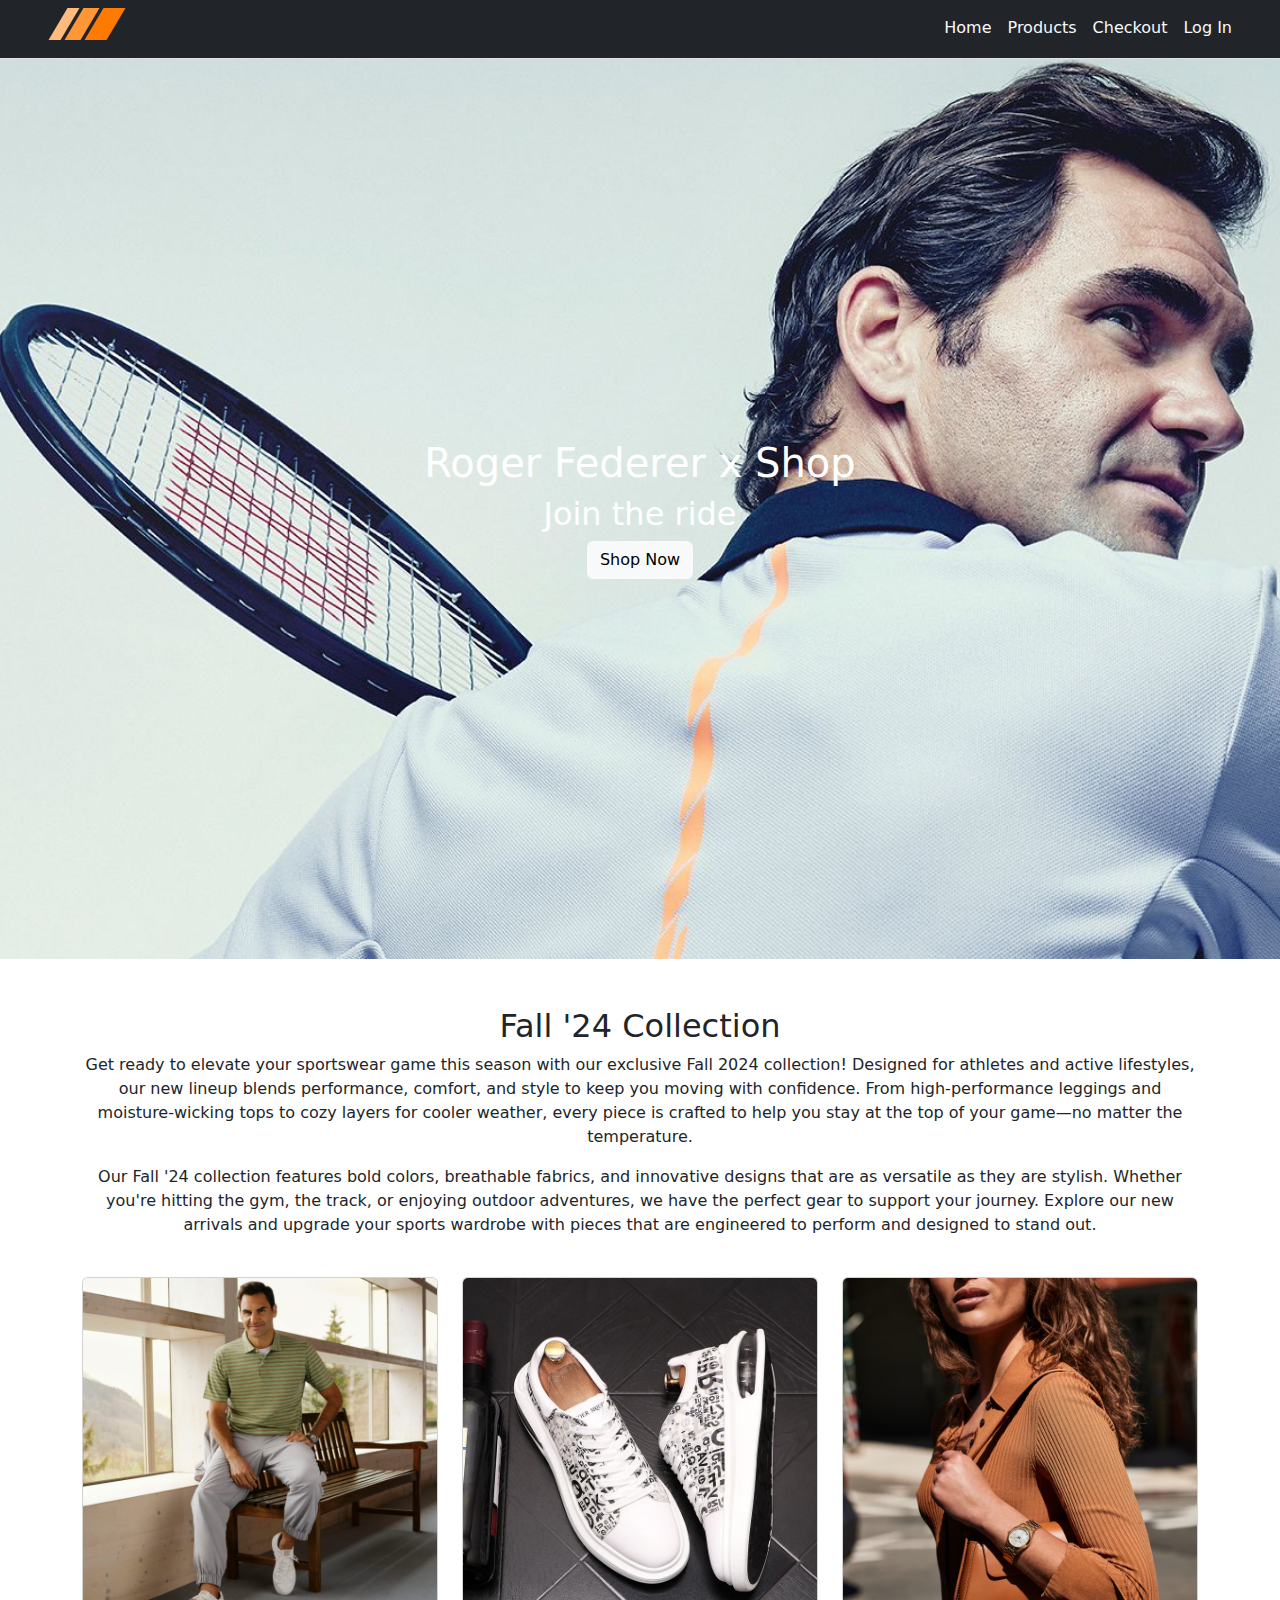
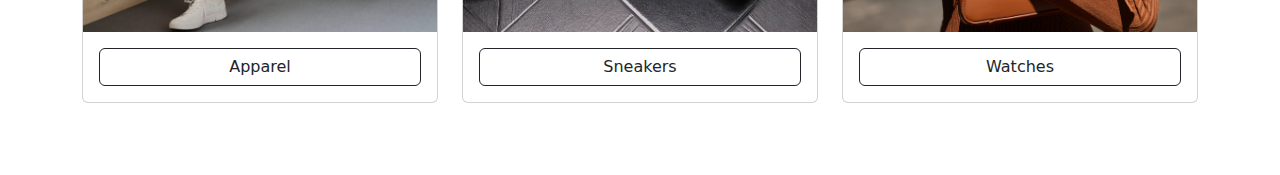
<file: index.html>
<!DOCTYPE html>
<html lang="en">
  <head>
    <meta charset="UTF-8" />
    <meta name="viewport" content="width=device-width, initial-scale=1.0" />
    <link
      href="https://cdn.jsdelivr.net/npm/bootstrap@5.3.3/dist/css/bootstrap.min.css"
      rel="stylesheet"
      integrity="sha384-QWTKZyjpPEjISv5WaRU9OFeRpok6YctnYmDr5pNlyT2bRjXh0JMhjY6hW+ALEwIH"
      crossorigin="anonymous"
    />
    <link rel="stylesheet" href="./css/styles.css" />
    <title>E-commerce Shop</title>
  </head>
  <body>
    <header class="container-fluid px-5 py-2 d-flex bg-dark border-bottom justify-content-between">
      <a href="./index.html">
        <svg id="logo-38" width="78" height="32" viewBox="0 0 78 32" fill="none" xmlns="http://www.w3.org/2000/svg">
          <path d="M55.5 0H77.5L58.5 32H36.5L55.5 0Z" class="ccustom" fill="#FF7A00"></path>
          <path d="M35.5 0H51.5L32.5 32H16.5L35.5 0Z" class="ccompli1" fill="#FF9736"></path>
          <path d="M19.5 0H31.5L12.5 32H0.5L19.5 0Z" class="ccompli2" fill="#FFBC7D"></path>
        </svg>
      </a>
      <ul class="nav nav-underline">
        <li class="nav-item">
          <a class="nav-link link-light" aria-current="page" href="./index.html">Home</a>
        </li>
        <li class="nav-item">
          <a class="nav-link link-light" href="./products.html">Products</a>
        </li>
        <li class="nav-item">
          <a class="nav-link link-light" href="./checkout.html">Checkout</a>
        </li>
        <li class="nav-item">
          <a class="nav-link link-light" href="./log_in.html">Log In</a>
        </li>
      </ul>
    </header>
    <main>
      <section class="bg-image d-flex justify-content-center align-items-center text-white">
        <div class="text-center">
          <h1>Roger Federer x Shop</h1>
          <h2>Join the ride</h2>
          <button type="button" class="btn btn-light">Shop Now</button>
        </div>
      </section>
      <section class="container text-center my-5">
        <!-- Title and Description Row -->
        <div class="row mb-4">
          <div class="col">
            <h2>Fall '24 Collection</h2>
            <p>
              Get ready to elevate your sportswear game this season with our exclusive Fall 2024 collection! Designed
              for athletes and active lifestyles, our new lineup blends performance, comfort, and style to keep you
              moving with confidence. From high-performance leggings and moisture-wicking tops to cozy layers for cooler
              weather, every piece is crafted to help you stay at the top of your game—no matter the temperature.
            </p>
            <p>
              Our Fall '24 collection features bold colors, breathable fabrics, and innovative designs that are as
              versatile as they are stylish. Whether you're hitting the gym, the track, or enjoying outdoor adventures,
              we have the perfect gear to support your journey. Explore our new arrivals and upgrade your sports
              wardrobe with pieces that are engineered to perform and designed to stand out.
            </p>
          </div>
        </div>

        <!-- Images and Buttons Row -->
        <div class="row">
          <div class="col-md-4 mb-4">
            <div class="card h-100">
              <img src="./images/main2.jpg" class="card-img-top" alt="Dress Image" />
              <div class="card-body d-flex flex-column">
                <a href="#" class="btn btn-outline-dark mt-auto">Apparel</a>
              </div>
            </div>
          </div>
          <div class="col-md-4 mb-4">
            <div class="card h-100">
              <img src="./images/main3q.webp" class="card-img-top" alt="Sneakers Image" />
              <div class="card-body d-flex flex-column">
                <a href="#" class="btn btn-outline-dark mt-auto">Sneakers</a>
              </div>
            </div>
          </div>
          <div class="col-md-4 mb-4">
            <div class="card h-100">
              <img src="./images/main4.avif" class="card-img-top" alt="Watches Image" />
              <div class="card-body d-flex flex-column">
                <a href="#" class="btn btn-outline-dark mt-auto">Watches</a>
              </div>
            </div>
          </div>
        </div>
      </section>
    </main>
  </body>
</html>
</file>
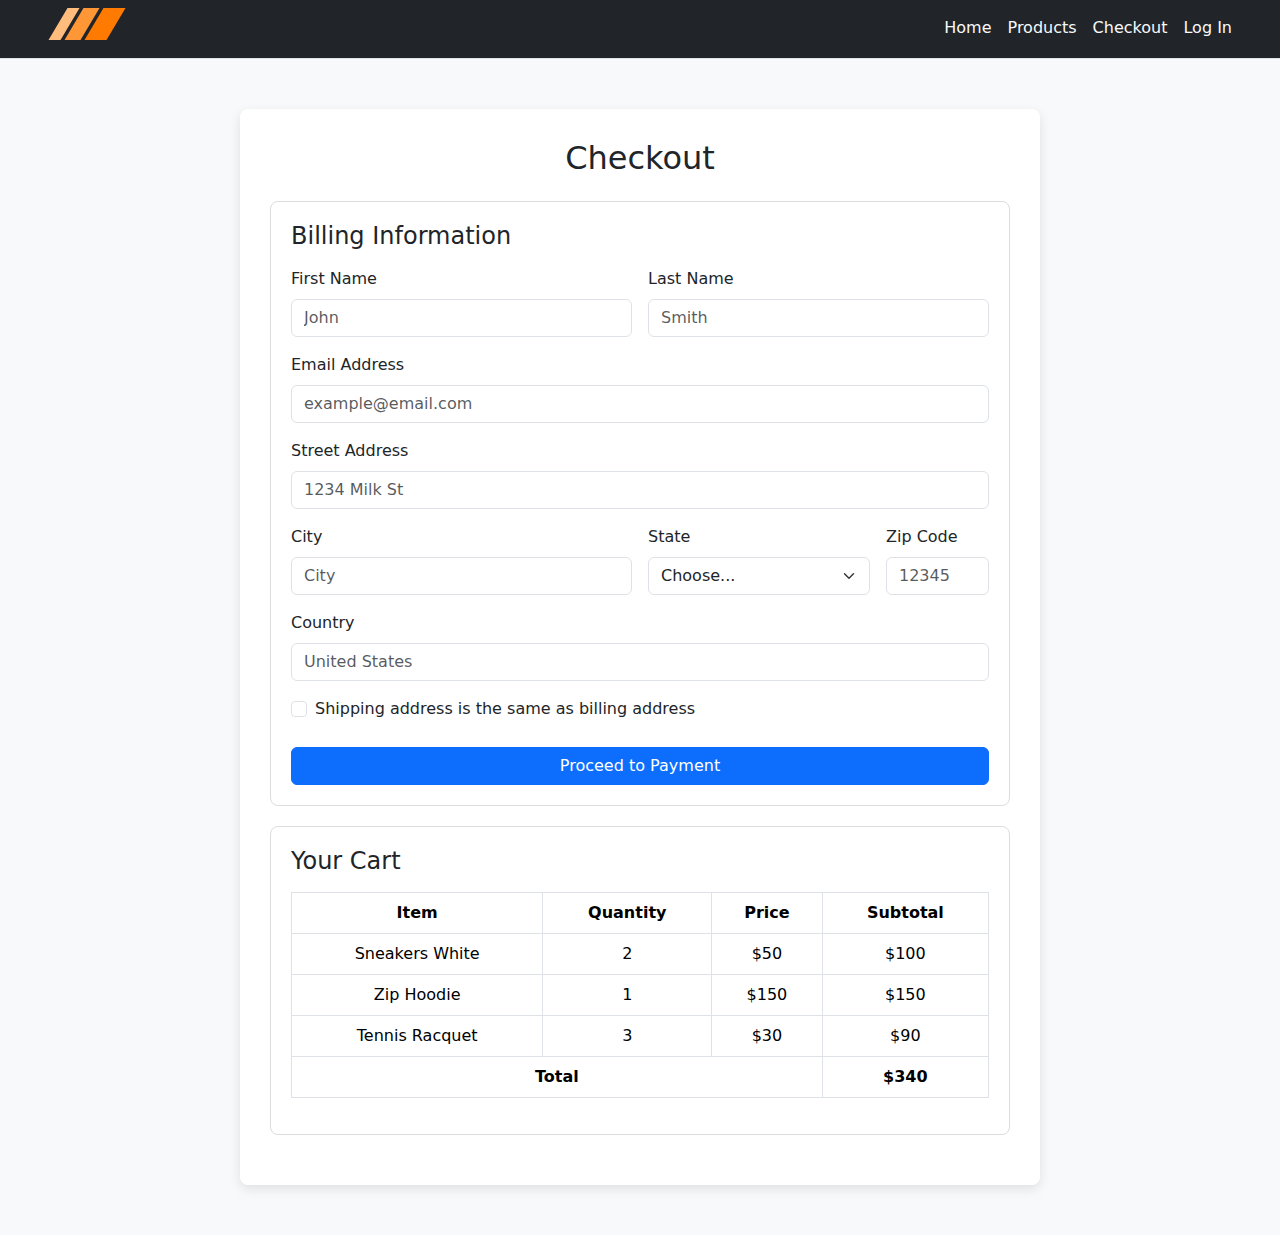
<file: checkout.html>
<!DOCTYPE html>
<html lang="en">
  <head>
    <meta charset="UTF-8" />
    <meta name="viewport" content="width=device-width, initial-scale=1.0" />
    <link href="https://cdn.jsdelivr.net/npm/bootstrap@5.3.3/dist/css/bootstrap.min.css" rel="stylesheet" />
    <link rel="stylesheet" href="./css/styles_checkout.css" />
    <title>Checkout</title>
  </head>
  <body>
    <header class="container-fluid px-5 py-2 d-flex bg-dark border-bottom justify-content-between">
      <a href="./index.html">
        <svg id="logo-38" width="78" height="32" viewBox="0 0 78 32" fill="none" xmlns="http://www.w3.org/2000/svg">
          <path d="M55.5 0H77.5L58.5 32H36.5L55.5 0Z" class="ccustom" fill="#FF7A00"></path>
          <path d="M35.5 0H51.5L32.5 32H16.5L35.5 0Z" class="ccompli1" fill="#FF9736"></path>
          <path d="M19.5 0H31.5L12.5 32H0.5L19.5 0Z" class="ccompli2" fill="#FFBC7D"></path>
        </svg>
      </a>
      <ul class="nav nav-underline">
        <li class="nav-item">
          <a class="nav-link link-light" aria-current="page" href="./index.html">Home</a>
        </li>
        <li class="nav-item">
          <a class="nav-link link-light" href="./products.html">Products</a>
        </li>
        <li class="nav-item">
          <a class="nav-link link-light" href="./checkout.html">Checkout</a>
        </li>
        <li class="nav-item">
          <a class="nav-link link-light" href="./log_in.html">Log In</a>
        </li>
      </ul>
    </header>

    <main class="container checkout-container">
      <h2 class="text-center mb-4">Checkout</h2>

      <!-- Purchaser Information Form -->
      <div class="form-section">
        <h4 class="mb-3">Billing Information</h4>
        <form>
          <div class="row g-3">
            <div class="col-md-6">
              <label for="firstName" class="form-label">First Name</label>
              <input type="text" class="form-control" id="firstName" placeholder="John" required maxlength="50" />
            </div>
            <div class="col-md-6">
              <label for="lastName" class="form-label">Last Name</label>
              <input type="text" class="form-control" id="lastName" placeholder="Smith" required maxlength="50" />
            </div>
            <div class="col-12">
              <label for="email" class="form-label">Email Address</label>
              <input type="email" class="form-control" id="email" placeholder="example@email.com" required />
            </div>
            <div class="col-12">
              <label for="address" class="form-label">Street Address</label>
              <input
                type="text"
                class="form-control"
                id="address"
                placeholder="1234 Milk St"
                required
                maxlength="100"
              />
            </div>
            <div class="col-md-6">
              <label for="city" class="form-label">City</label>
              <input type="text" class="form-control" id="city" placeholder="City" required maxlength="50" />
            </div>
            <div class="col-md-4">
              <label for="state" class="form-label">State</label>
              <select id="state" class="form-select" required>
                <option value="">Choose...</option>
                <option>California</option>
                <option>Texas</option>
                <option>New York</option>
                <option>Florida</option>
              </select>
            </div>
            <div class="col-md-2">
              <label for="zip" class="form-label">Zip Code</label>
              <input type="text" class="form-control" id="zip" placeholder="12345" required maxlength="5" />
            </div>
            <div class="col-12">
              <label class="form-label">Country</label>
              <input
                type="text"
                class="form-control"
                id="country"
                placeholder="United States"
                required
                maxlength="50"
              />
            </div>
          </div>
          <div class="form-check mt-3">
            <input type="checkbox" class="form-check-input" id="sameAddress" />
            <label class="form-check-label" for="sameAddress">Shipping address is the same as billing address</label>
          </div>
          <button type="submit" class="btn btn-primary mt-4 w-100">Proceed to Payment</button>
        </form>
      </div>

      <!-- Cart Items Table -->
      <div class="table-section">
        <h4 class="mb-3">Your Cart</h4>
        <table class="table table-bordered text-center">
          <thead>
            <tr>
              <th>Item</th>
              <th>Quantity</th>
              <th>Price</th>
              <th>Subtotal</th>
            </tr>
          </thead>
          <tbody>
            <tr>
              <td>Sneakers White</td>
              <td>2</td>
              <td>$50</td>
              <td>$100</td>
            </tr>
            <tr>
              <td>Zip Hoodie</td>
              <td>1</td>
              <td>$150</td>
              <td>$150</td>
            </tr>
            <tr>
              <td>Tennis Racquet</td>
              <td>3</td>
              <td>$30</td>
              <td>$90</td>
            </tr>
          </tbody>
          <tfoot>
            <tr>
              <td colspan="3"><strong>Total</strong></td>
              <td><strong>$340</strong></td>
            </tr>
          </tfoot>
        </table>
      </div>
    </main>
  </body>
</html>
</file>
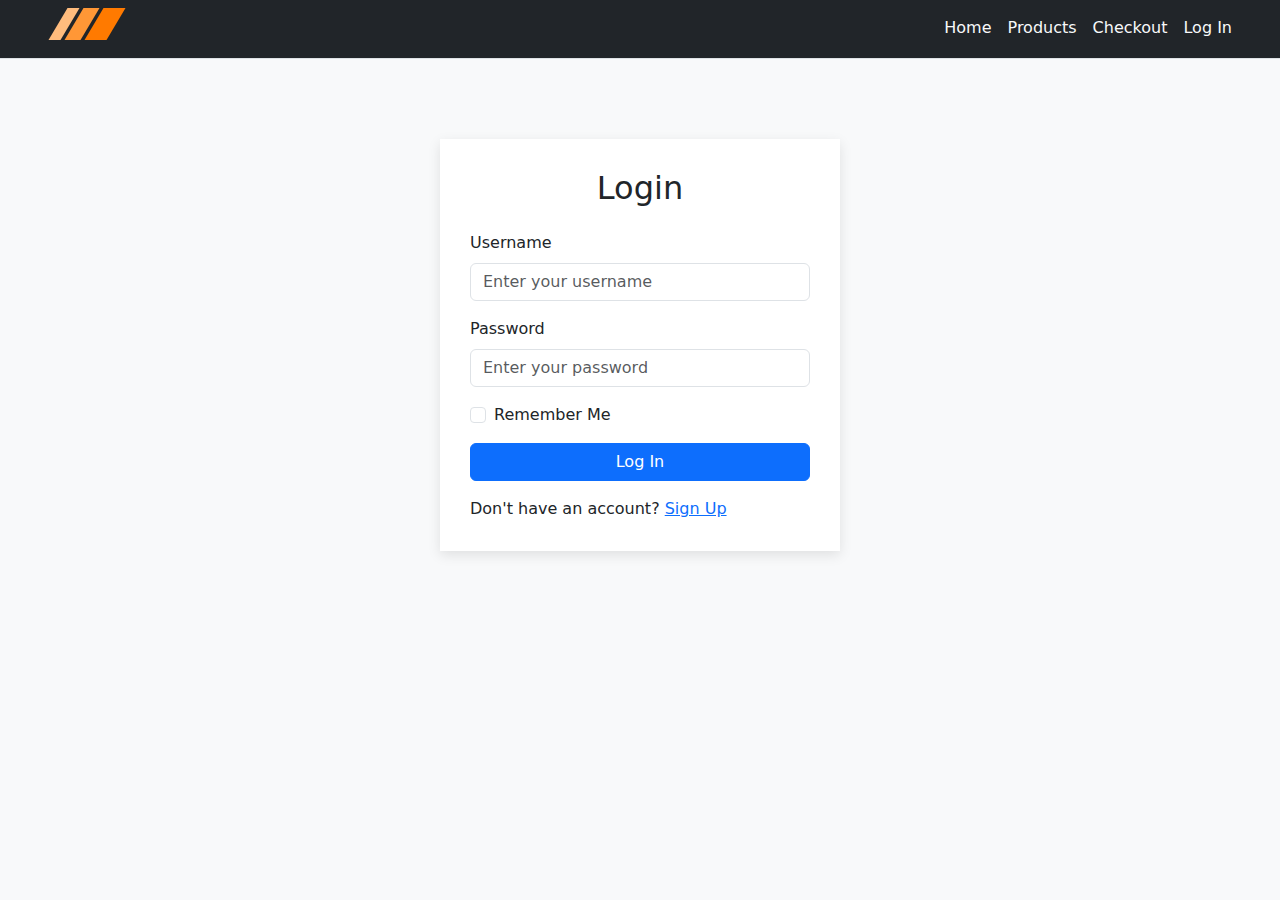
<file: log_in.html>
<!DOCTYPE html>
<html lang="en">
  <head>
    <meta charset="UTF-8" />
    <meta name="viewport" content="width=device-width, initial-scale=1.0" />
    <link href="https://cdn.jsdelivr.net/npm/bootstrap@5.3.3/dist/css/bootstrap.min.css" rel="stylesheet" />
    <link rel="stylesheet" href="../css/styles_log_in.css" />
    <title>Login Page</title>
  </head>
  <body>
    <header class="container-fluid px-5 py-2 d-flex bg-dark border-bottom justify-content-between">
      <a href="./index.html">
        <svg id="logo-38" width="78" height="32" viewBox="0 0 78 32" fill="none" xmlns="http://www.w3.org/2000/svg">
          <path d="M55.5 0H77.5L58.5 32H36.5L55.5 0Z" class="ccustom" fill="#FF7A00"></path>
          <path d="M35.5 0H51.5L32.5 32H16.5L35.5 0Z" class="ccompli1" fill="#FF9736"></path>
          <path d="M19.5 0H31.5L12.5 32H0.5L19.5 0Z" class="ccompli2" fill="#FFBC7D"></path>
        </svg>
      </a>
      <ul class="nav nav-underline">
        <li class="nav-item">
          <a class="nav-link link-light" aria-current="page" href="./index.html">Home</a>
        </li>
        <li class="nav-item">
          <a class="nav-link link-light" href="./products.html">Products</a>
        </li>
        <li class="nav-item">
          <a class="nav-link link-light" href="./checkout.html">Checkout</a>
        </li>
        <li class="nav-item">
          <a class="nav-link link-light" href="./log_in.html">Log In</a>
        </li>
      </ul>
    </header>
    <main>
      <div class="login-container">
        <h2 class="text-center mb-4">Login</h2>
        <form>
          <!-- Username Field -->
          <div class="mb-3">
            <label for="username" class="form-label">Username</label>
            <input type="text" class="form-control" id="username" placeholder="Enter your username" required />
          </div>

          <!-- Password Field -->
          <div class="mb-3">
            <label for="password" class="form-label">Password</label>
            <input type="password" class="form-control" id="password" placeholder="Enter your password" required />
          </div>

          <!-- Remember Me Checkbox -->
          <div class="mb-3 form-check">
            <input type="checkbox" class="form-check-input" id="rememberMe" />
            <label class="form-check-label" for="rememberMe">Remember Me</label>
          </div>

          <!-- Submit Button -->
          <button type="submit" class="btn btn-primary w-100">Log In</button>
          <div class="pt-3">Don't have an account? <a href="./sign_up.html">Sign Up</a></div>
        </form>
      </div>
    </main>
  </body>
</html>
</file>
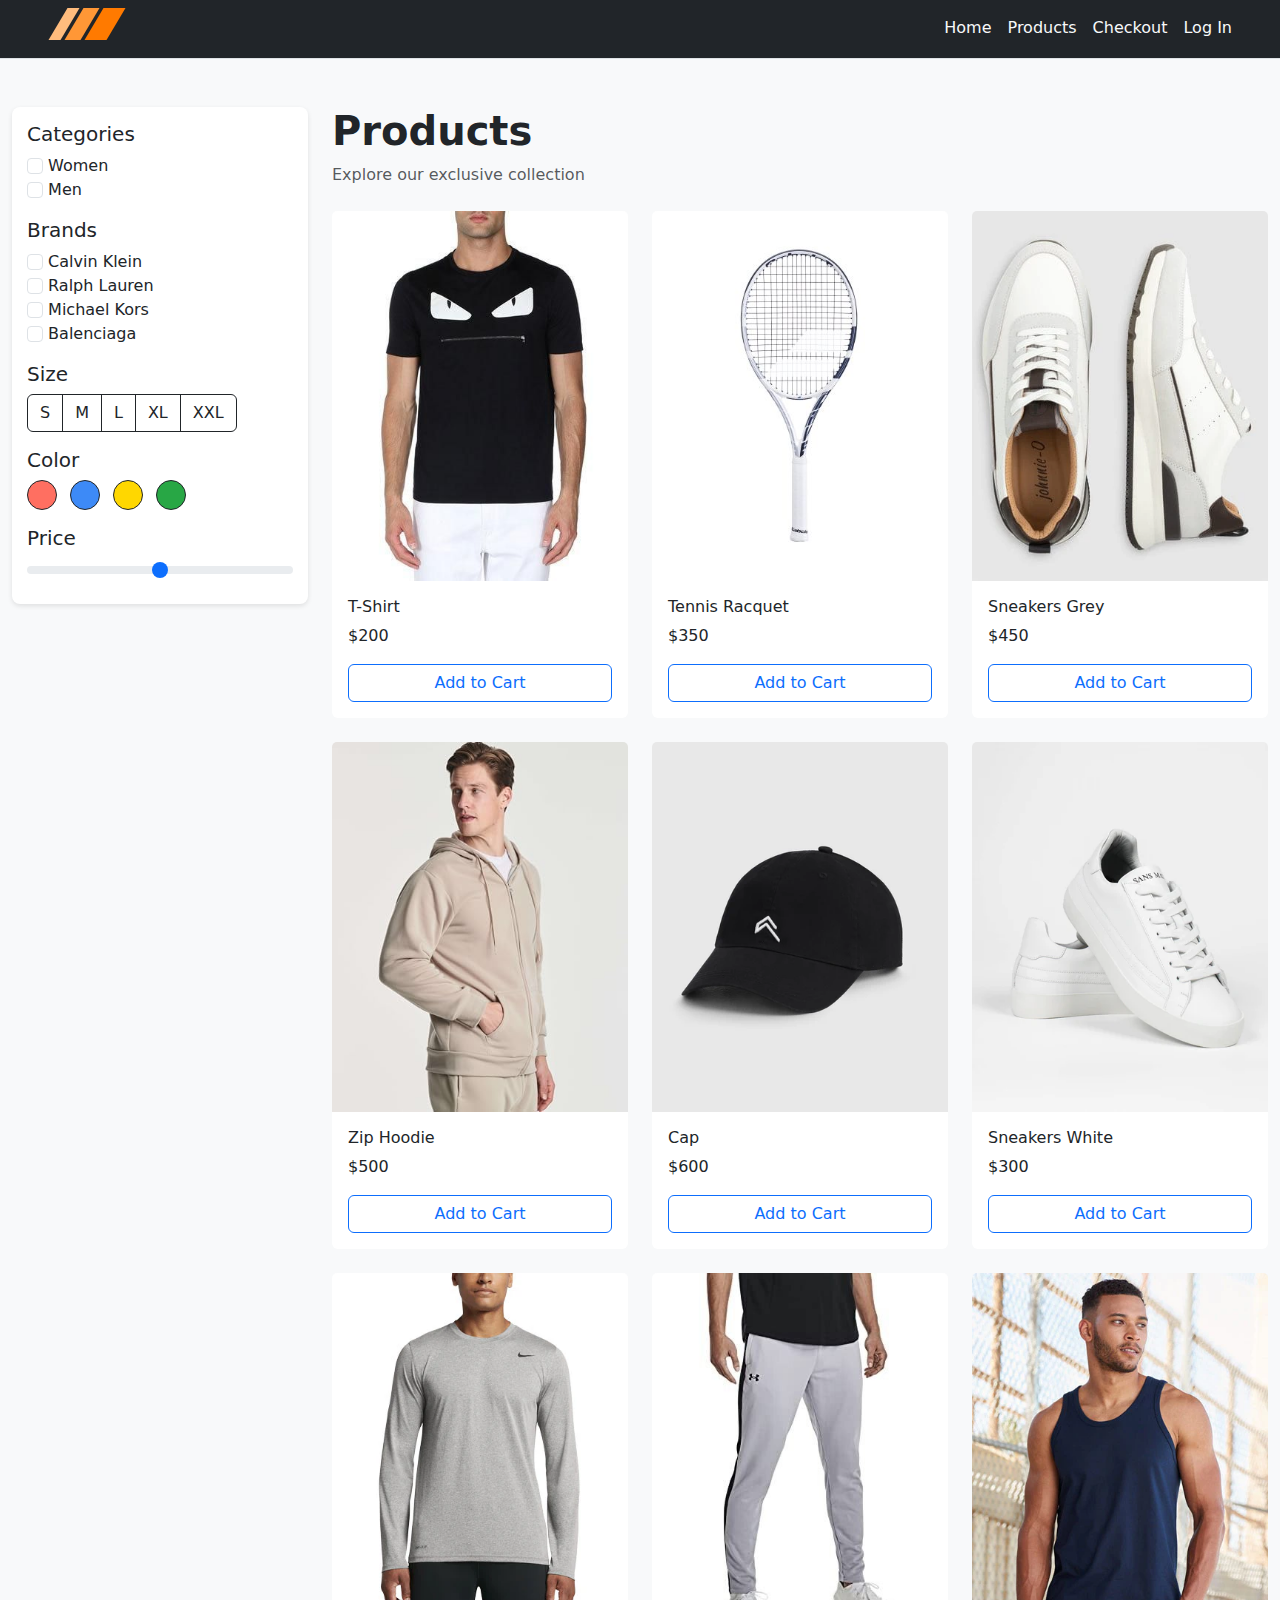
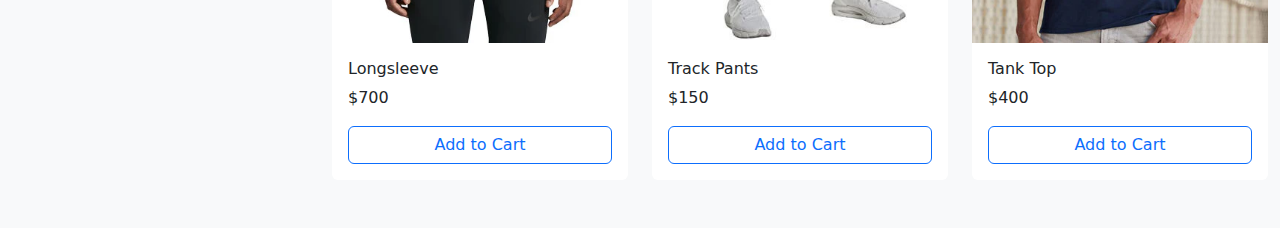
<file: products.html>
<!DOCTYPE html>
<html lang="en">
  <head>
    <meta charset="UTF-8" />
    <meta name="viewport" content="width=device-width, initial-scale=1.0" />
    <link href="https://cdn.jsdelivr.net/npm/bootstrap@5.3.3/dist/css/bootstrap.min.css" rel="stylesheet" />
    <link rel="stylesheet" href="./css/styles_products.css" />
    <title>Products</title>
  </head>
  <body>
    <header class="container-fluid px-5 py-2 d-flex bg-dark border-bottom justify-content-between">
      <a href="./index.html">
        <svg id="logo-38" width="78" height="32" viewBox="0 0 78 32" fill="none" xmlns="http://www.w3.org/2000/svg">
          <path d="M55.5 0H77.5L58.5 32H36.5L55.5 0Z" class="ccustom" fill="#FF7A00"></path>
          <path d="M35.5 0H51.5L32.5 32H16.5L35.5 0Z" class="ccompli1" fill="#FF9736"></path>
          <path d="M19.5 0H31.5L12.5 32H0.5L19.5 0Z" class="ccompli2" fill="#FFBC7D"></path>
        </svg>
      </a>
      <ul class="nav nav-underline">
        <li class="nav-item">
          <a class="nav-link link-light" aria-current="page" href="./index.html">Home</a>
        </li>
        <li class="nav-item">
          <a class="nav-link link-light" href="./products.html">Products</a>
        </li>
        <li class="nav-item">
          <a class="nav-link link-light" href="./checkout.html">Checkout</a>
        </li>
        <li class="nav-item">
          <a class="nav-link link-light" href="./log_in.html">Log In</a>
        </li>
      </ul>
    </header>
    <main class="container-fluid py-5">
      <div class="row">
        <!-- Sidebar Filters -->
        <div class="col-lg-3 mb-4">
          <div class="sidebar">
            <h5>Categories</h5>
            <div class="mb-3">
              <input type="checkbox" id="women" class="form-check-input" />
              <label for="women" class="form-check-label">Women</label><br />
              <input type="checkbox" id="men" class="form-check-input" />
              <label for="men" class="form-check-label">Men</label>
            </div>

            <h5>Brands</h5>
            <div class="mb-3">
              <input type="checkbox" id="calvin" class="form-check-input" />
              <label for="calvin" class="form-check-label">Calvin Klein</label><br />
              <input type="checkbox" id="ralph" class="form-check-input" />
              <label for="ralph" class="form-check-label">Ralph Lauren</label><br />
              <input type="checkbox" id="michael" class="form-check-input" />
              <label for="michael" class="form-check-label">Michael Kors</label><br />
              <input type="checkbox" id="balenciaga" class="form-check-input" />
              <label for="balenciaga" class="form-check-label">Balenciaga</label>
            </div>

            <h5>Size</h5>
            <div class="btn-group mb-3" role="group">
              <button type="button" class="btn btn-outline-dark">S</button>
              <button type="button" class="btn btn-outline-dark">M</button>
              <button type="button" class="btn btn-outline-dark">L</button>
              <button type="button" class="btn btn-outline-dark">XL</button>
              <button type="button" class="btn btn-outline-dark">XXL</button>
            </div>

            <h5>Color</h5>
            <div class="mb-3">
              <button
                class="btn btn-outline-dark rounded-circle me-2"
                style="background-color: #ff6f61; width: 30px; height: 30px"
              ></button>
              <button
                class="btn btn-outline-dark rounded-circle me-2"
                style="background-color: #3d8af7; width: 30px; height: 30px"
              ></button>
              <button
                class="btn btn-outline-dark rounded-circle me-2"
                style="background-color: #ffd700; width: 30px; height: 30px"
              ></button>
              <button
                class="btn btn-outline-dark rounded-circle"
                style="background-color: #28a745; width: 30px; height: 30px"
              ></button>
            </div>

            <h5>Price</h5>
            <input type="range" class="form-range" min="100" max="1000" step="50" />
          </div>
        </div>

        <!-- Product Grid -->
        <div class="col-lg-9">
          <div class="mb-4">
            <h1 class="fw-bold">Products</h1>
            <p class="text-muted">Explore our exclusive collection</p>
          </div>

          <div class="row g-4">
            <!-- Product Card 1 -->
            <div class="col-md-4">
              <div class="card product-card">
                <img src="../images/products1.jpg" class="card-img-top" alt="Product Image" />
                <div class="card-body">
                  <h6 class="card-title">T-Shirt</h6>
                  <p class="card-text">$200</p>
                  <button class="btn btn-outline-primary w-100">Add to Cart</button>
                </div>
              </div>
            </div>
            <!-- Product Card 2 -->
            <div class="col-md-4">
              <div class="card product-card">
                <img src="../images/products2.jpg" class="card-img-top" alt="Product Image" />
                <div class="card-body">
                  <h6 class="card-title">Tennis Racquet</h6>
                  <p class="card-text">$350</p>
                  <button class="btn btn-outline-primary w-100">Add to Cart</button>
                </div>
              </div>
            </div>
            <!-- Product Card 3 -->
            <div class="col-md-4">
              <div class="card product-card">
                <img src="../images/products3.webp" class="card-img-top" alt="Product Image" />
                <div class="card-body">
                  <h6 class="card-title">Sneakers Grey</h6>
                  <p class="card-text">$450</p>
                  <button class="btn btn-outline-primary w-100">Add to Cart</button>
                </div>
              </div>
            </div>
            <!-- Product Card 4 -->
            <div class="col-md-4">
              <div class="card product-card">
                <img src="../images/products4.jpg" class="card-img-top" alt="Product Image" />
                <div class="card-body">
                  <h6 class="card-title">Zip Hoodie</h6>
                  <p class="card-text">$500</p>
                  <button class="btn btn-outline-primary w-100">Add to Cart</button>
                </div>
              </div>
            </div>
            <!-- Product Card 5 -->
            <div class="col-md-4">
              <div class="card product-card">
                <img src="../images/products5.webp" class="card-img-top" alt="Product Image" />
                <div class="card-body">
                  <h6 class="card-title">Cap</h6>
                  <p class="card-text">$600</p>
                  <button class="btn btn-outline-primary w-100">Add to Cart</button>
                </div>
              </div>
            </div>
            <!-- Product Card 6 -->
            <div class="col-md-4">
              <div class="card product-card">
                <img src="../images/products6.webp" class="card-img-top" alt="Product Image" />
                <div class="card-body">
                  <h6 class="card-title">Sneakers White</h6>
                  <p class="card-text">$300</p>
                  <button class="btn btn-outline-primary w-100">Add to Cart</button>
                </div>
              </div>
            </div>
            <!-- Product Card 7 -->
            <div class="col-md-4">
              <div class="card product-card">
                <img src="../images/products7.webp" class="card-img-top" alt="Product Image" />
                <div class="card-body">
                  <h6 class="card-title">Longsleeve</h6>
                  <p class="card-text">$700</p>
                  <button class="btn btn-outline-primary w-100">Add to Cart</button>
                </div>
              </div>
            </div>
            <!-- Product Card 8 -->
            <div class="col-md-4">
              <div class="card product-card">
                <img src="../images/products8u.jpg" class="card-img-top" alt="Product Image" />
                <div class="card-body">
                  <h6 class="card-title">Track Pants</h6>
                  <p class="card-text">$150</p>
                  <button class="btn btn-outline-primary w-100">Add to Cart</button>
                </div>
              </div>
            </div>
            <!-- Product Card 9 -->
            <div class="col-md-4">
              <div class="card product-card">
                <img src="../images/products9.webp" class="card-img-top" alt="Product Image" />
                <div class="card-body">
                  <h6 class="card-title">Tank Top</h6>
                  <p class="card-text">$400</p>
                  <button class="btn btn-outline-primary w-100">Add to Cart</button>
                </div>
              </div>
            </div>
          </div>
        </div>
      </div>
    </main>
  </body>
</html>
</file>
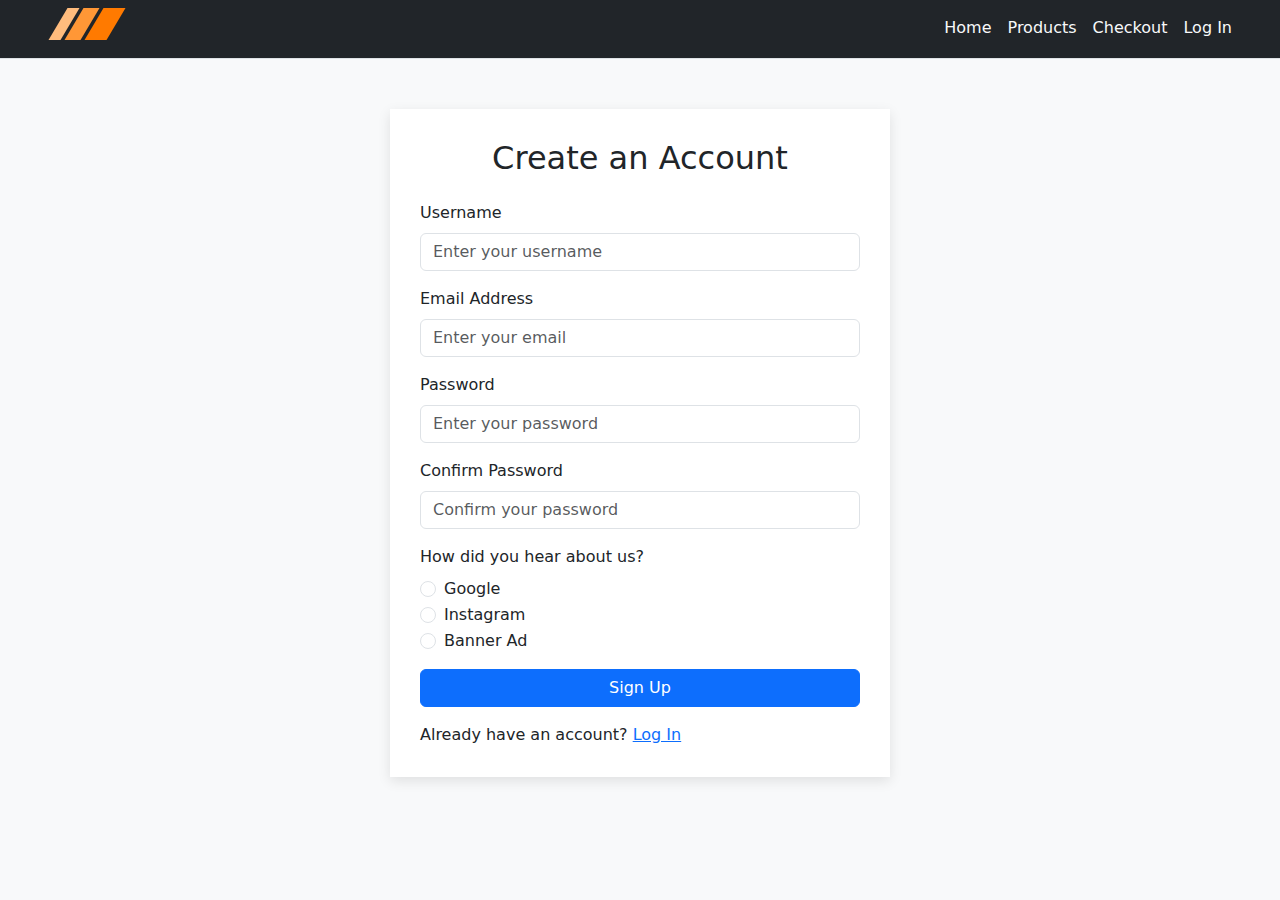
<file: sign_up.html>
<!DOCTYPE html>
<html lang="en">
  <head>
    <meta charset="UTF-8" />
    <meta name="viewport" content="width=device-width, initial-scale=1.0" />
    <link href="https://cdn.jsdelivr.net/npm/bootstrap@5.3.3/dist/css/bootstrap.min.css" rel="stylesheet" />
    <link rel="stylesheet" href="../css/styles_sign_up.css" />
    <title>Sign Up Page</title>
  </head>
  <body>
    <header class="container-fluid px-5 py-2 d-flex bg-dark border-bottom justify-content-between">
      <a href="./index.html">
        <svg id="logo-38" width="78" height="32" viewBox="0 0 78 32" fill="none" xmlns="http://www.w3.org/2000/svg">
          <path d="M55.5 0H77.5L58.5 32H36.5L55.5 0Z" class="ccustom" fill="#FF7A00"></path>
          <path d="M35.5 0H51.5L32.5 32H16.5L35.5 0Z" class="ccompli1" fill="#FF9736"></path>
          <path d="M19.5 0H31.5L12.5 32H0.5L19.5 0Z" class="ccompli2" fill="#FFBC7D"></path>
        </svg>
      </a>
      <ul class="nav nav-underline">
        <li class="nav-item">
          <a class="nav-link link-light" aria-current="page" href="./index.html">Home</a>
        </li>
        <li class="nav-item">
          <a class="nav-link link-light" href="./products.html">Products</a>
        </li>
        <li class="nav-item">
          <a class="nav-link link-light" href="./checkout.html">Checkout</a>
        </li>
        <li class="nav-item">
          <a class="nav-link link-light" href="./log_in.html">Log In</a>
        </li>
      </ul>
    </header>
    <main>
      <div class="signup-container">
        <h2 class="text-center mb-4">Create an Account</h2>
        <form>
          <!-- Username Field -->
          <div class="mb-3">
            <label for="username" class="form-label">Username</label>
            <input type="text" class="form-control" id="username" placeholder="Enter your username" required />
          </div>

          <!-- Email Field -->
          <div class="mb-3">
            <label for="email" class="form-label">Email Address</label>
            <input type="email" class="form-control" id="email" placeholder="Enter your email" required />
          </div>

          <!-- Password Field -->
          <div class="mb-3">
            <label for="password" class="form-label">Password</label>
            <input type="password" class="form-control" id="password" placeholder="Enter your password" required />
          </div>

          <!-- Password Confirm Field -->
          <div class="mb-3">
            <label for="confirmPassword" class="form-label">Confirm Password</label>
            <input
              type="password"
              class="form-control"
              id="confirmPassword"
              placeholder="Confirm your password"
              required
            />
          </div>

          <!-- Radio Buttons: How Did You Hear About Us? -->
          <div class="mb-3">
            <label class="form-label">How did you hear about us?</label>
            <div class="form-check">
              <input class="form-check-input" type="radio" name="source" id="google" value="google" />
              <label class="form-check-label" for="google"> Google </label>
            </div>
            <div class="form-check">
              <input class="form-check-input" type="radio" name="source" id="instagram" value="instagram" />
              <label class="form-check-label" for="instagram"> Instagram </label>
            </div>
            <div class="form-check">
              <input class="form-check-input" type="radio" name="source" id="banner" value="banner" />
              <label class="form-check-label" for="banner"> Banner Ad </label>
            </div>
          </div>

          <!-- Submit Button -->
          <button type="submit" class="btn btn-primary w-100">Sign Up</button>
          <div class="pt-3">Already have an account? <a href="./log_in.html">Log In</a></div>
        </form>
      </div>
    </main>
  </body>
</html>
</file>
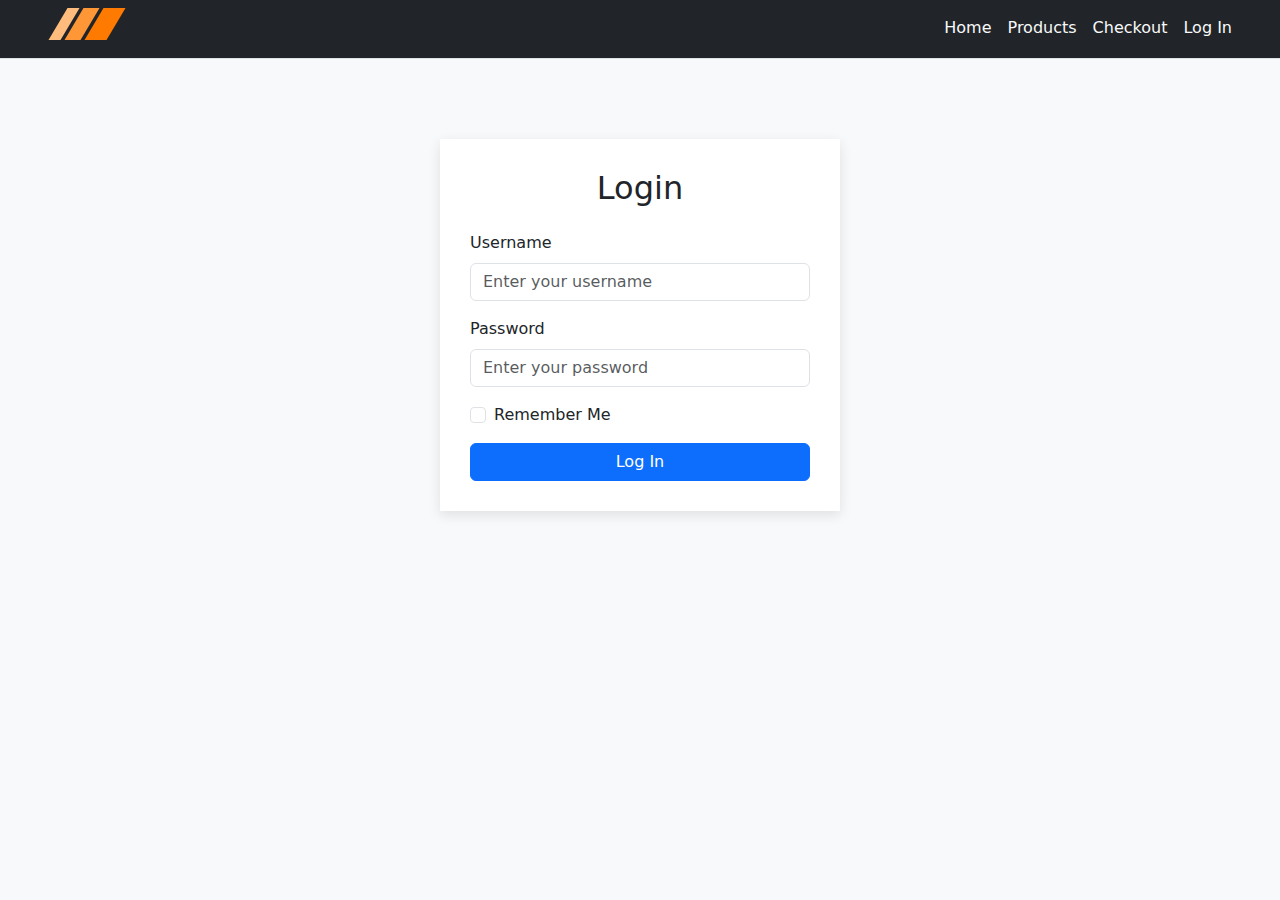
<file: pages/log_in.html>
<!DOCTYPE html>
<html lang="en">
<head>
    <meta charset="UTF-8">
    <meta name="viewport" content="width=device-width, initial-scale=1.0">
    <link href="https://cdn.jsdelivr.net/npm/bootstrap@5.3.3/dist/css/bootstrap.min.css" rel="stylesheet">
    <link rel="stylesheet" href="../css/styles_log_in.css">
    <title>Login Page</title>
</head>
<body>
    <header class="container-fluid px-5 py-2 d-flex bg-dark border-bottom justify-content-between">
        <svg id="logo-38" width="78" height="32" viewBox="0 0 78 32" fill="none" xmlns="http://www.w3.org/2000/svg"> <path d="M55.5 0H77.5L58.5 32H36.5L55.5 0Z" class="ccustom" fill="#FF7A00"></path> <path d="M35.5 0H51.5L32.5 32H16.5L35.5 0Z" class="ccompli1" fill="#FF9736"></path> <path d="M19.5 0H31.5L12.5 32H0.5L19.5 0Z" class="ccompli2" fill="#FFBC7D"></path> </svg>
        <ul class="nav nav-underline">
            <li class="nav-item">
              <a class="nav-link link-light" aria-current="page" href="./index.html">Home</a>
            </li>
            <li class="nav-item">
              <a class="nav-link link-light" href="./pages/products.html">Products</a>
            </li>
            <li class="nav-item">
              <a class="nav-link link-light" href="./pages/checkout.html">Checkout</a>
            </li>
            <li class="nav-item">
              <a class="nav-link link-light" href="/pages/log_in.html">Log In</a>
            </li>
        </ul>
    </header>
    <main>
        <div class="container">
            <div class="login-container">
                <h2 class="text-center mb-4">Login</h2>
                <form>
                    <!-- Username Field -->
                    <div class="mb-3">
                        <label for="username" class="form-label">Username</label>
                        <input type="text" class="form-control" id="username" placeholder="Enter your username" required>
                    </div>
    
                    <!-- Password Field -->
                    <div class="mb-3">
                        <label for="password" class="form-label">Password</label>
                        <input type="password" class="form-control" id="password" placeholder="Enter your password" required>
                    </div>
    
                    <!-- Remember Me Checkbox -->
                    <div class="mb-3 form-check">
                        <input type="checkbox" class="form-check-input" id="rememberMe">
                        <label class="form-check-label" for="rememberMe">Remember Me</label>
                    </div>
    
                    <!-- Submit Button -->
                    <button type="submit" class="btn btn-primary w-100">Log In</button>
                </form>
            </div>
        </div>
    </main>
</body>
</html>
</file>
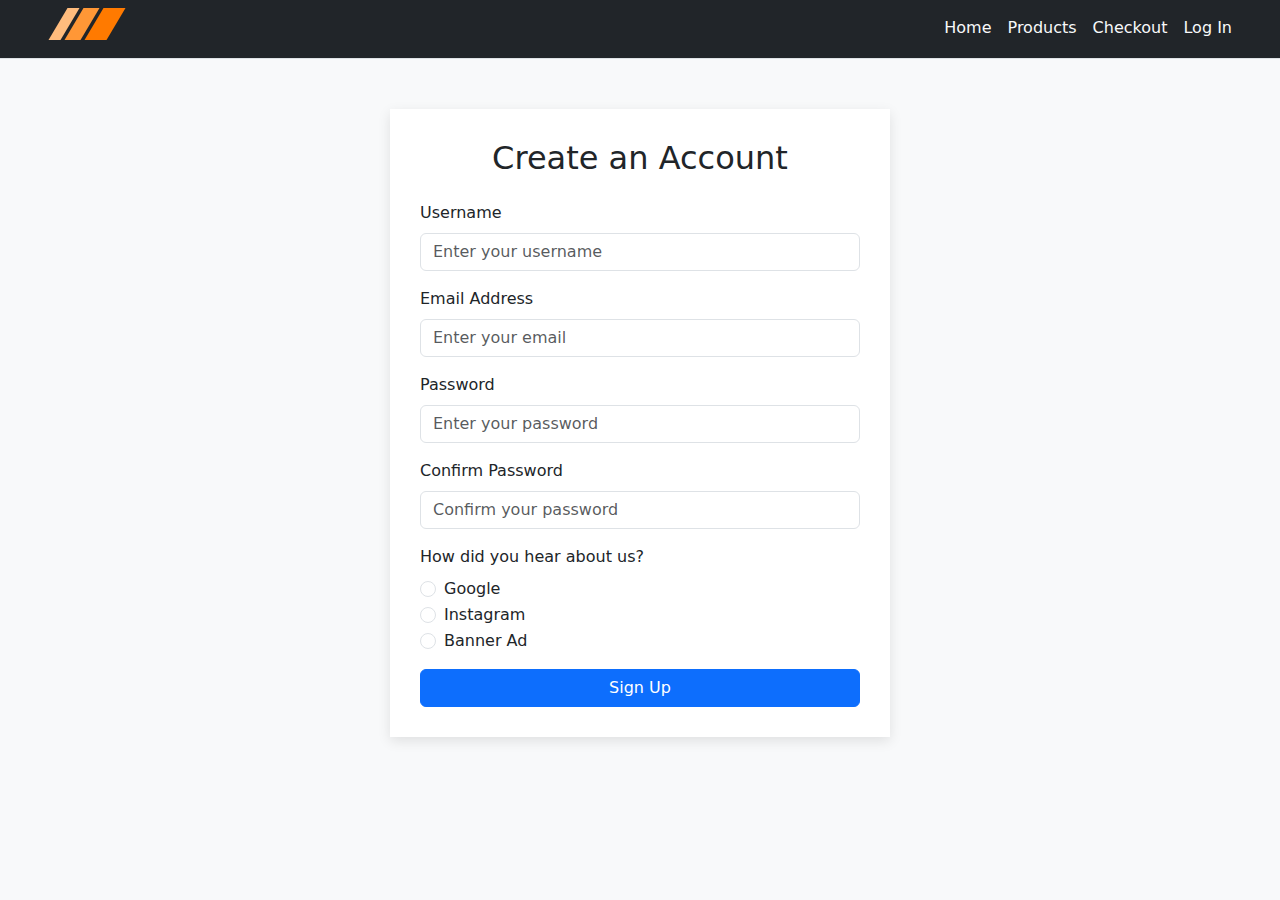
<file: pages/sign_up.html>
<!DOCTYPE html>
<html lang="en">
<head>
    <meta charset="UTF-8">
    <meta name="viewport" content="width=device-width, initial-scale=1.0">
    <link href="https://cdn.jsdelivr.net/npm/bootstrap@5.3.3/dist/css/bootstrap.min.css" rel="stylesheet">
    <link rel="stylesheet" href="../css/styles_sign_up.css">
    <title>Sign Up Page</title>
</head>
<body>
    <header class="container-fluid px-5 py-2 d-flex bg-dark border-bottom justify-content-between">
        <svg id="logo-38" width="78" height="32" viewBox="0 0 78 32" fill="none" xmlns="http://www.w3.org/2000/svg"> <path d="M55.5 0H77.5L58.5 32H36.5L55.5 0Z" class="ccustom" fill="#FF7A00"></path> <path d="M35.5 0H51.5L32.5 32H16.5L35.5 0Z" class="ccompli1" fill="#FF9736"></path> <path d="M19.5 0H31.5L12.5 32H0.5L19.5 0Z" class="ccompli2" fill="#FFBC7D"></path> </svg>
        <ul class="nav nav-underline">
            <li class="nav-item">
              <a class="nav-link link-light" aria-current="page" href="./index.html">Home</a>
            </li>
            <li class="nav-item">
              <a class="nav-link link-light" href="./pages/products.html">Products</a>
            </li>
            <li class="nav-item">
              <a class="nav-link link-light" href="./pages/checkout.html">Checkout</a>
            </li>
            <li class="nav-item">
              <a class="nav-link link-light" href="/pages/log_in.html">Log In</a>
            </li>
        </ul>
    </header>
    <main>
        <div class="container">
            <div class="signup-container">
                <h2 class="text-center mb-4">Create an Account</h2>
                <form>
                    <!-- Username Field -->
                    <div class="mb-3">
                        <label for="username" class="form-label">Username</label>
                        <input type="text" class="form-control" id="username" placeholder="Enter your username" required>
                    </div>
    
                    <!-- Email Field -->
                    <div class="mb-3">
                        <label for="email" class="form-label">Email Address</label>
                        <input type="email" class="form-control" id="email" placeholder="Enter your email" required>
                    </div>
    
                    <!-- Password Field -->
                    <div class="mb-3">
                        <label for="password" class="form-label">Password</label>
                        <input type="password" class="form-control" id="password" placeholder="Enter your password" required>
                    </div>
    
                    <!-- Password Confirm Field -->
                    <div class="mb-3">
                        <label for="confirmPassword" class="form-label">Confirm Password</label>
                        <input type="password" class="form-control" id="confirmPassword" placeholder="Confirm your password" required>
                    </div>
    
                    <!-- Radio Buttons: How Did You Hear About Us? -->
                    <div class="mb-3">
                        <label class="form-label">How did you hear about us?</label>
                        <div class="form-check">
                            <input class="form-check-input" type="radio" name="source" id="google" value="google">
                            <label class="form-check-label" for="google">
                                Google
                            </label>
                        </div>
                        <div class="form-check">
                            <input class="form-check-input" type="radio" name="source" id="instagram" value="instagram">
                            <label class="form-check-label" for="instagram">
                                Instagram
                            </label>
                        </div>
                        <div class="form-check">
                            <input class="form-check-input" type="radio" name="source" id="banner" value="banner">
                            <label class="form-check-label" for="banner">
                                Banner Ad
                            </label>
                        </div>
                    </div>
    
                    <!-- Submit Button -->
                    <button type="submit" class="btn btn-primary w-100">Sign Up</button>
                </form>
            </div>
        </div>
    </main>
</body>
</html>
</file>
<file: css/styles.css>
.bg-image {
    background-image: url('../images/main.jpg');
    background-size: cover;
    /* Cover the entire element */
    background-position: center;
    /* Center the image */
    background-repeat: no-repeat;
    /* Prevent repeating */
    height: 100vh;
    /* Set a specific height */
    width: 100%;
}

.card-img-top {
    height: auto;
    width: 100%;
    object-fit: cover;
}
</file>
<file: css/styles_checkout.css>
body {
    background-color: #f8f9fa;
}
.checkout-container {
    max-width: 800px;
    margin: 50px auto;
    background: #ffffff;
    padding: 30px;
    border-radius: 8px;
    box-shadow: 0 4px 12px rgba(0, 0, 0, 0.1);
}
.form-section,
.table-section {
    padding: 20px;
    border: 1px solid #ddd;
    margin-bottom: 20px;
    border-radius: 8px;
}
</file>
<file: css/styles_log_in.css>
body {
    background-color: #f8f9fa;
}

.login-container {
    max-width: 400px;
    /* Set a maximum width for the container */
    margin: 80px auto;
    /* Center the container */
    padding: 30px;
    /* Padding around the form */
    background-color: #ffffff;
    /* White background */
    box-shadow: 0 4px 12px rgba(0, 0, 0, 0.1);
    /* Subtle box shadow */
}
</file>
<file: css/styles_products.css>
body {
    background-color: #f8f9fa;
}
.product-card {
    border: none;
    transition: transform 0.2s ease-in-out;
}
.product-card:hover {
    transform: translateY(-5px);
}
.sidebar {
    background-color: #ffffff;
    padding: 15px;
    border-radius: 8px;
    box-shadow: 0 2px 5px rgba(0,0,0,0.1);
}
</file>
<file: css/styles_sign_up.css>
body {
    background-color: #f8f9fa;
}

.signup-container {
    max-width: 500px;
    margin: 50px auto;
    padding: 30px;
    background-color: #ffffff;
    box-shadow: 0 4px 12px rgba(0, 0, 0, 0.1);
}
</file>
